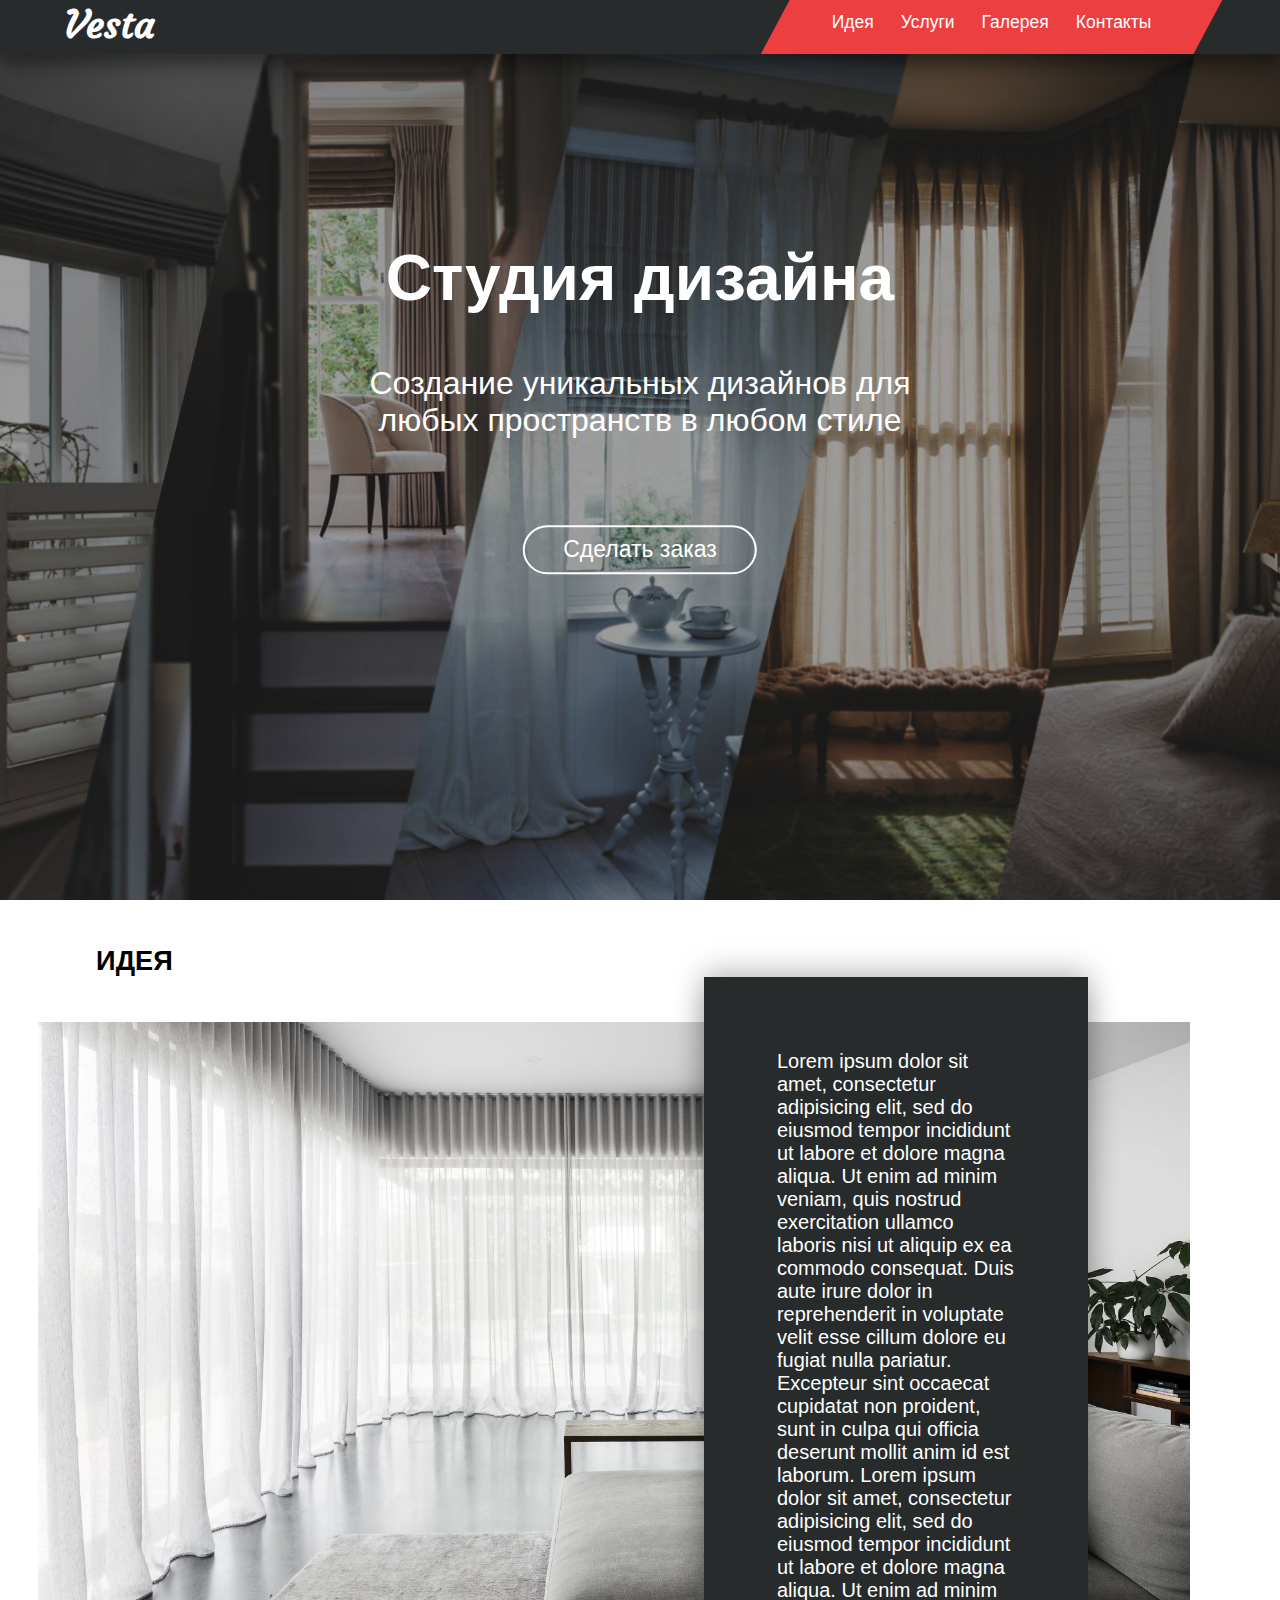
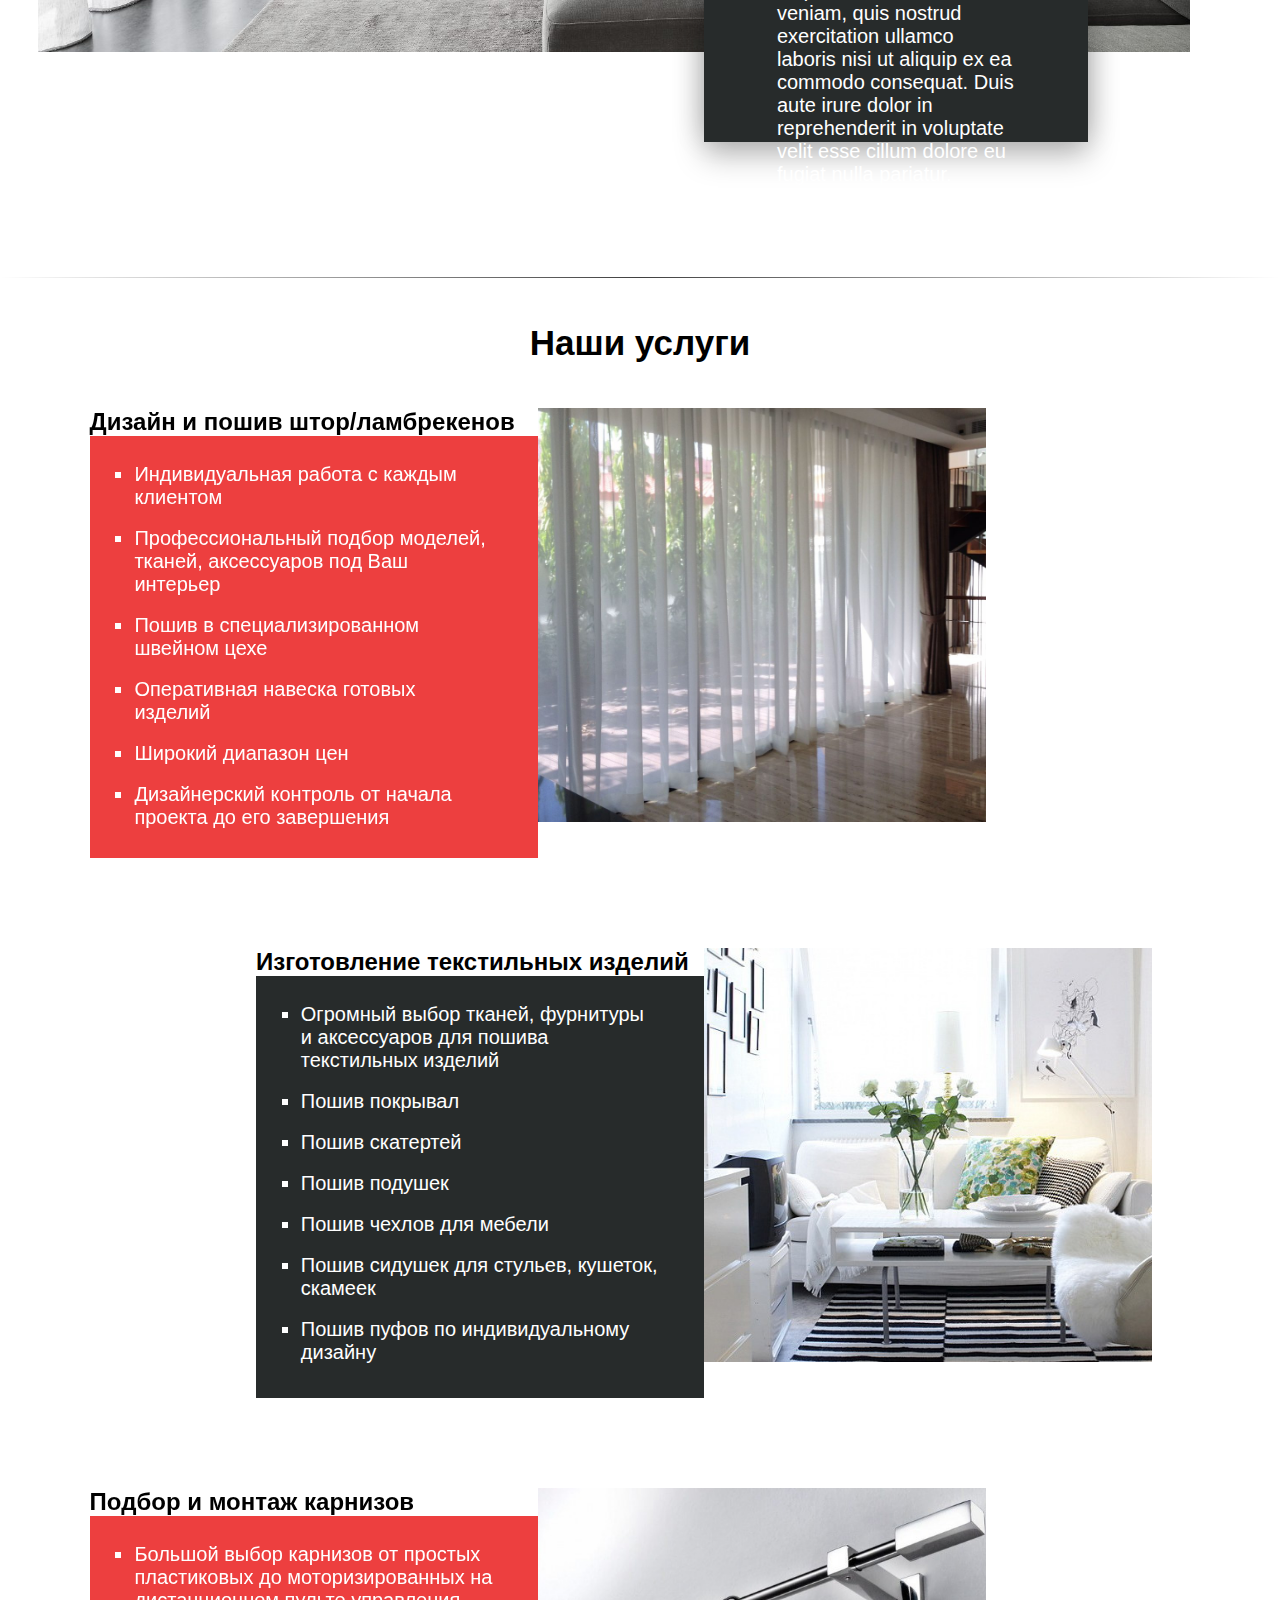
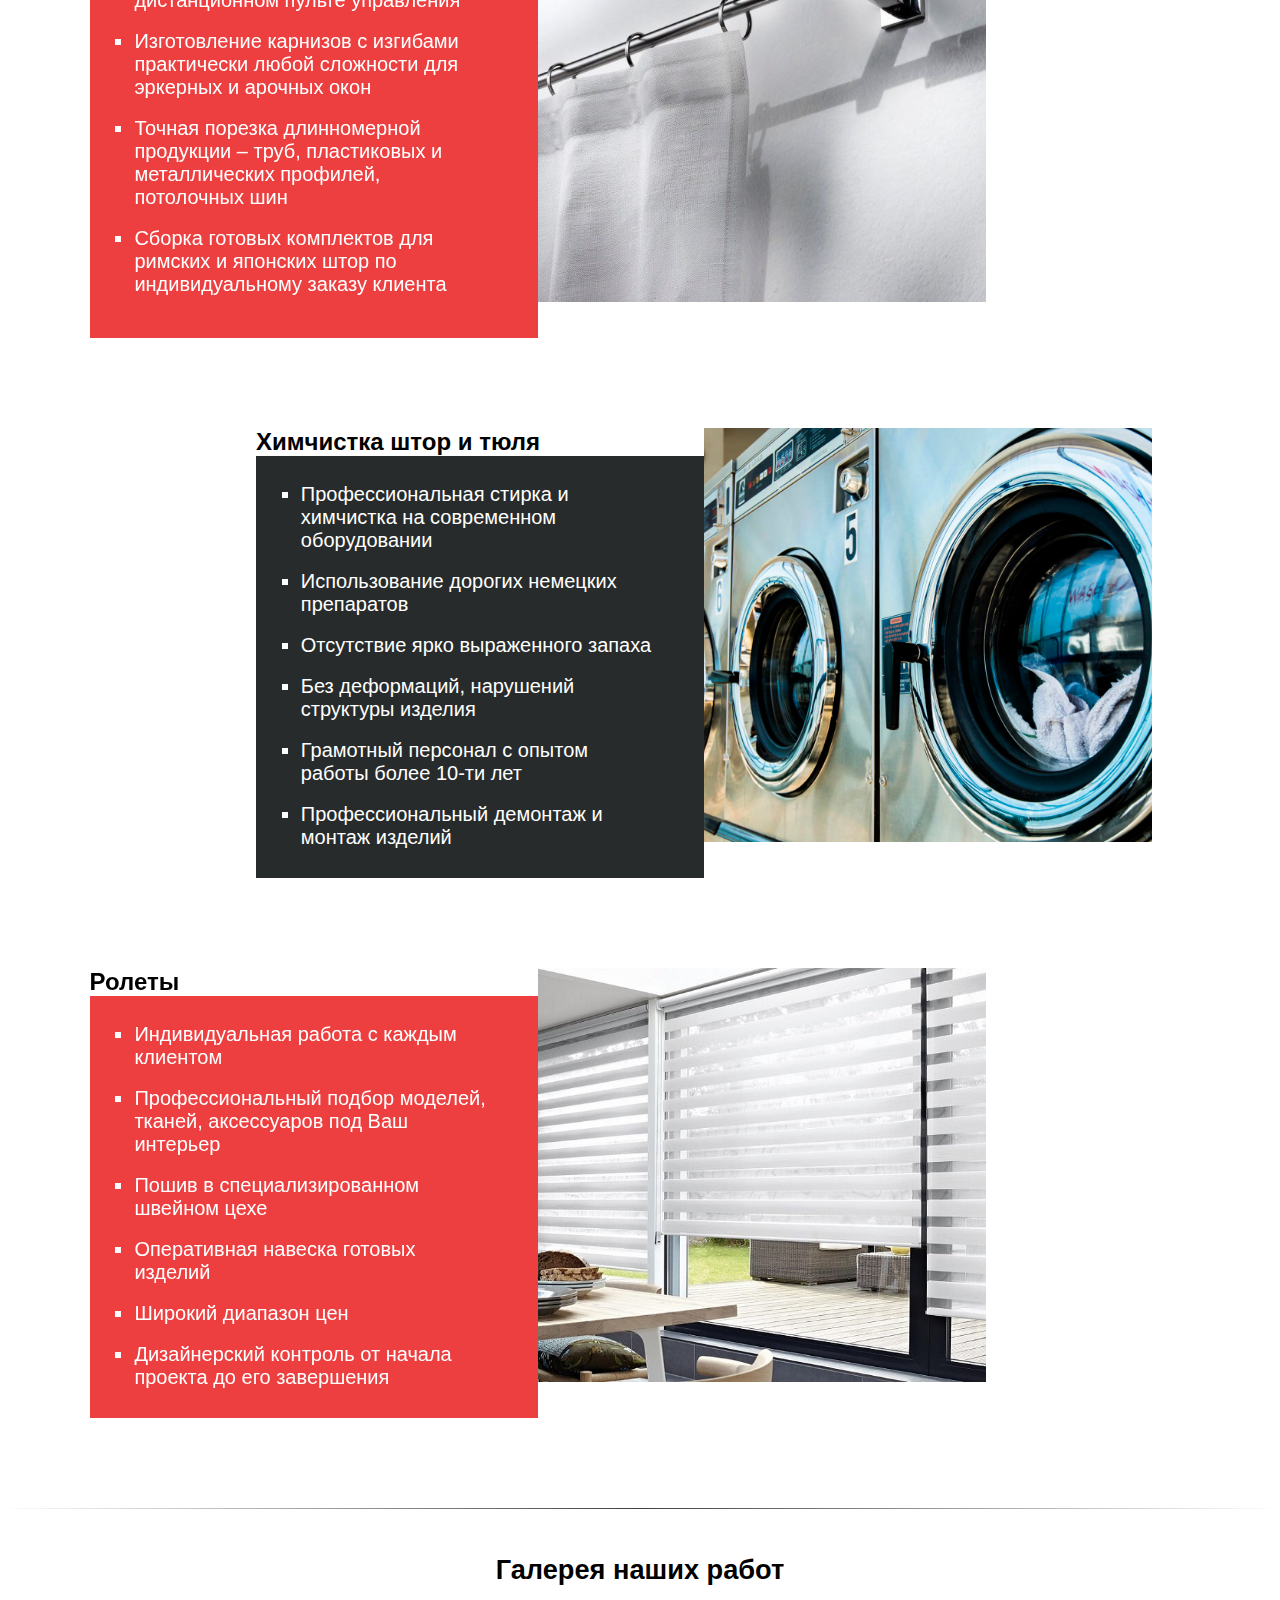
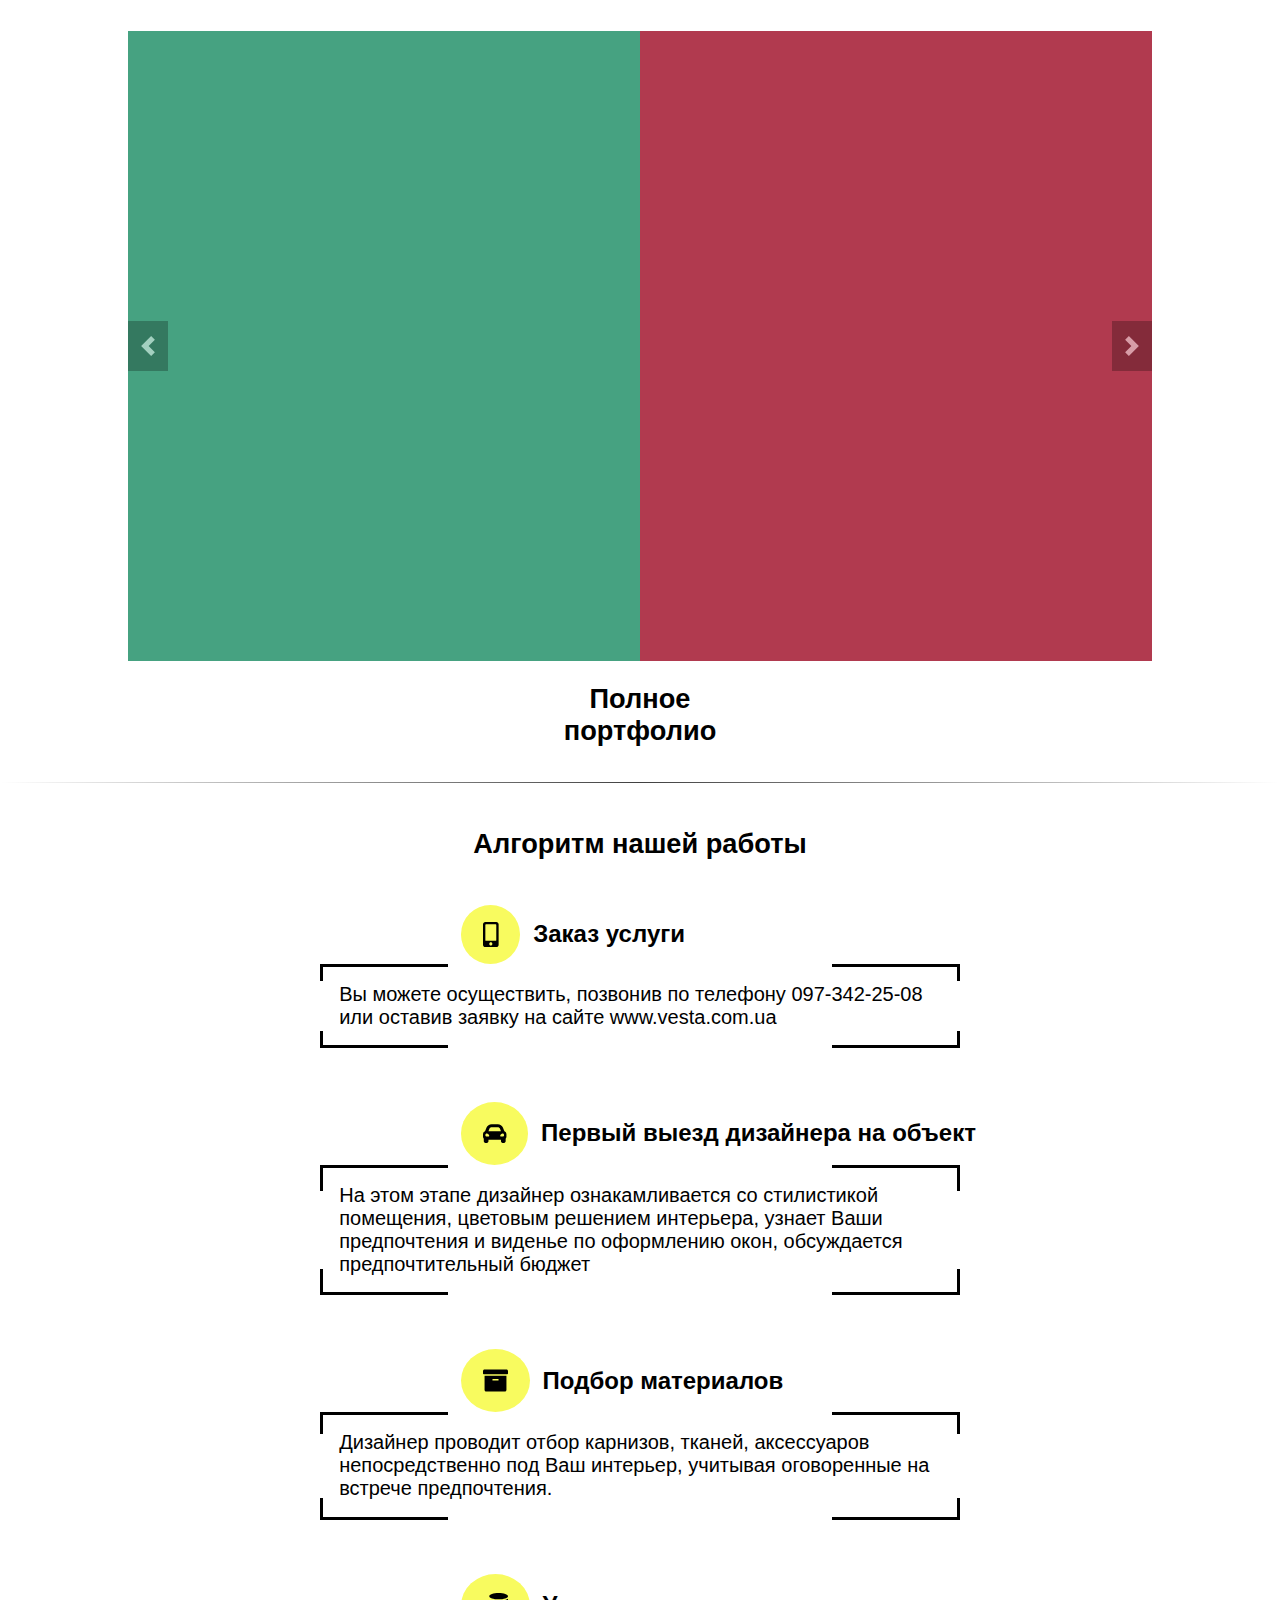
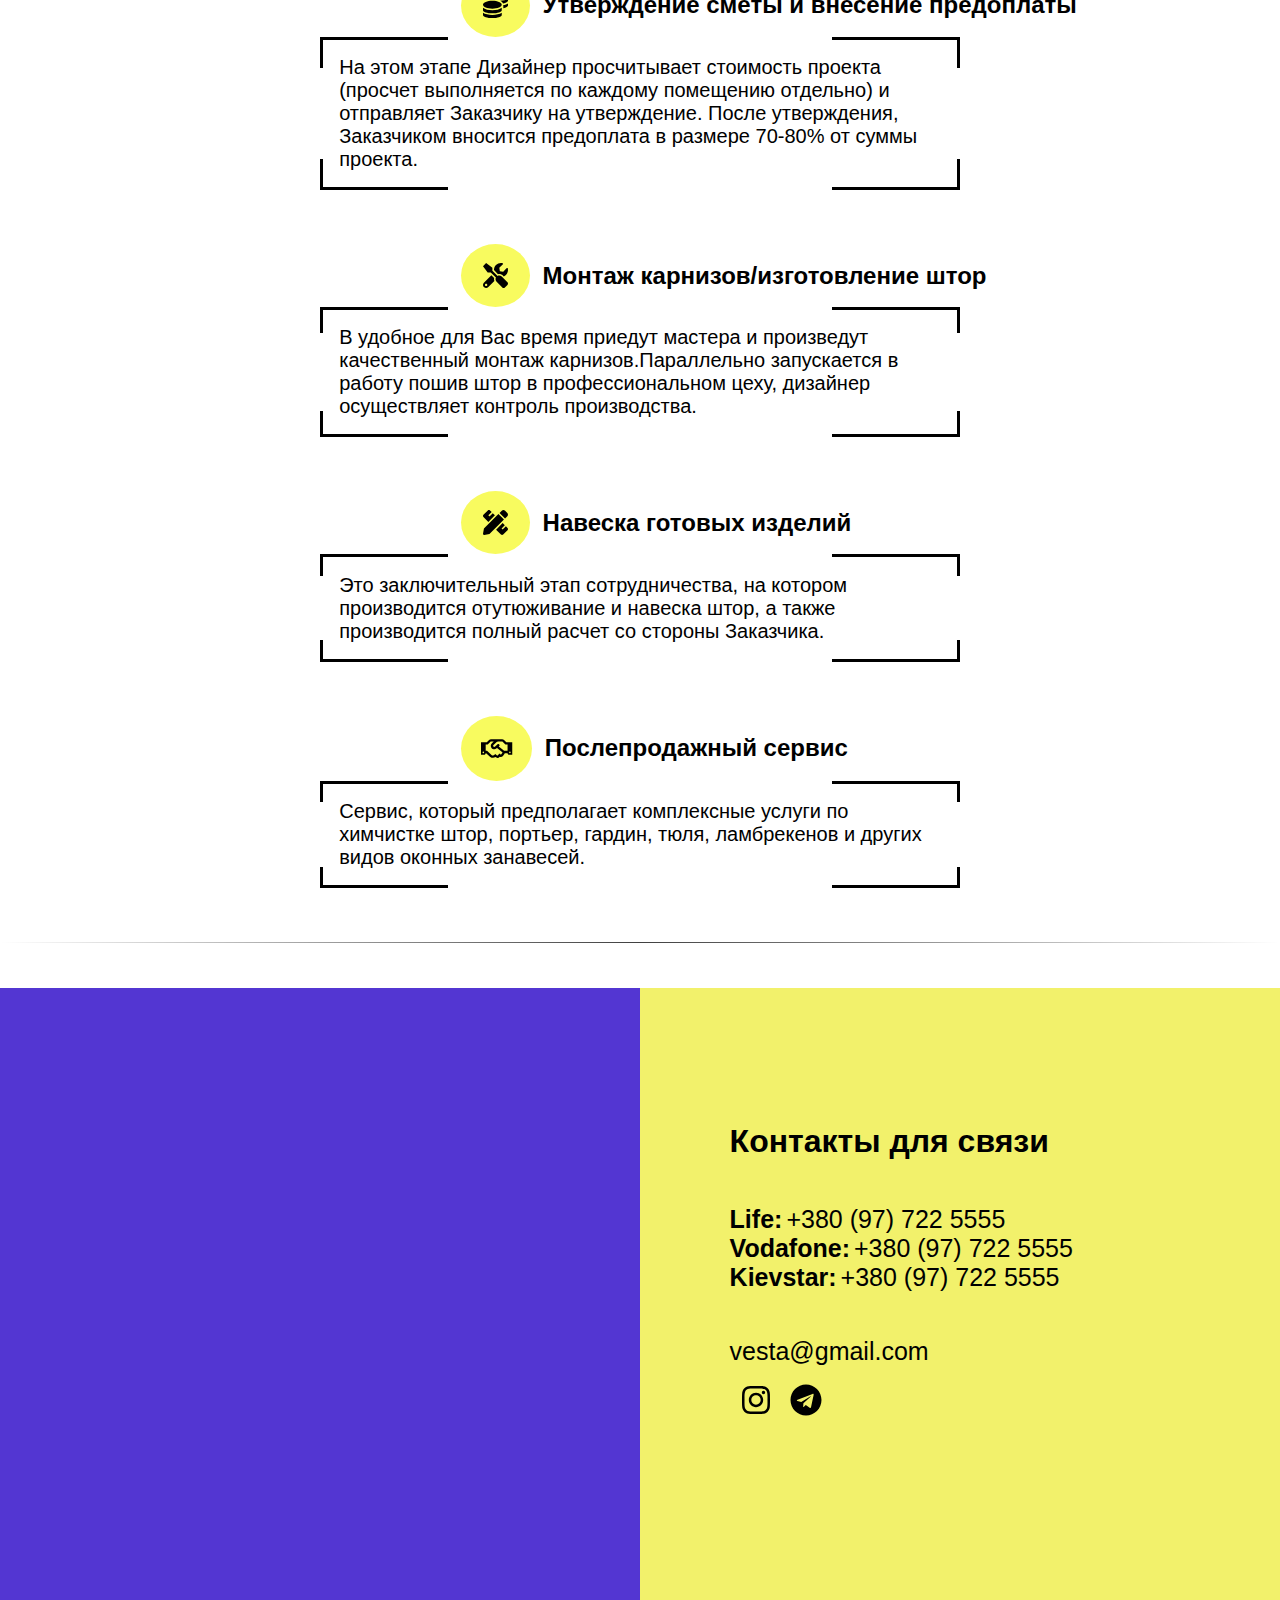
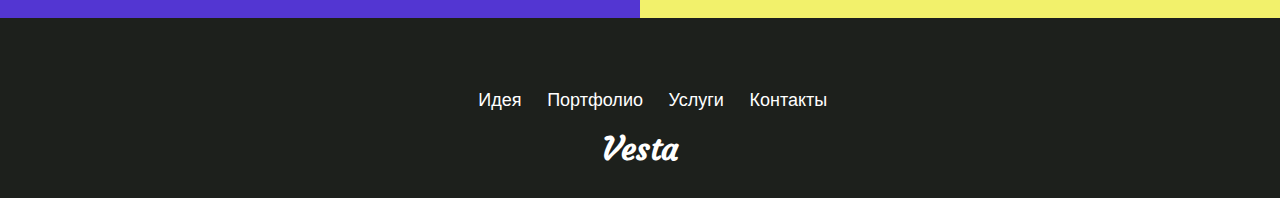
<file: inde/index.html>
<!DOCTYPE html>
<html lang="en" dir="ltr">

<head>
  <meta charset="utf-8">
  <link rel="stylesheet" href="../css/style.css">
  <link rel="stylesheet" href="../css/styles.css">
  <link href="https://fonts.googleapis.com/css?family=Courgette&display=swap" rel="stylesheet">
  <script defer src="../fontawesome/all.js"></script>
  <script src="http://ajax.googleapis.com/ajax/libs/jquery/1.7.1/jquery.min.js"></script>
  <script type="text/javascript" src="https://ajax.googleapis.com/ajax/libs/jquery/1.10.1/jquery.min.js"></script>
  <script type="text/javascript">
  $(document).ready(function(){

  $(window).scroll(function(){
  if ($(this).scrollTop() > 100) {
  $('.scrollup').fadeIn();
  } else {
  $('.scrollup').fadeOut();
  }
  });

  $('.scrollup').click(function(){
  $("html, body").animate({ scrollTop: 0 }, 600);
  return false;
  });

  });
  </script>
  <script type="text/javascript">
 $(document).ready(function(){
    $("#mainmenu").on("click","a", function (event) {
        event.preventDefault();
        var id  = $(this).attr('href'),
            top = $(id).offset().top;
        $('body,html').animate({scrollTop: top}, 1500);
    });
});
</script>
<script type="text/javascript">
$(document).ready(function(){
  $("#order").on("click","a", function (event) {
      event.preventDefault();
      var id  = $(this).attr('href'),
          top = $(id).offset().top;
      $('body,html').animate({scrollTop: top}, 1500);
  });
});
</script>
<script type="text/javascript">
$(document).ready(function(){
  $("#orders").on("click","a", function (event) {
      event.preventDefault();
      var id  = $(this).attr('href'),
          top = $(id).offset().top;
      $('body,html').animate({scrollTop: top}, 1500);
  });
});
</script>
</head>

<body>
  <header>
    <div id="nav">

      <div class="logo_vesta">
        <h1>Vesta</h1>
      </div>

      <div id="mainmenu">
        <ul>
          <li><a href="#aboutus">Идея</a></li>
          <li><a href="#services">Услуги</a></li>
          <li><a href="#portfolio">Галерея</a></li>
          <li><a href="#contacts">Контакты</a></li>
        </ul>
      </div>
    </div>
    <div class="header_text">
      <h1>Студия дизайна</h1>
      <p>Создание уникальных дизайнов для любых пространств в любом стиле</p>
    </div>

  <div id="order">
    <a href="#contacts">
      <span class="make_order">
        Сделать заказ
      </span>
    </a>
  </div>

  </header>
  <main>
    <div class="about_us">
      <h2 class="block-caption" id="aboutus"> ИДЕЯ </h2>
      <div class="about_usphoto">

      </div>
      <div class="about_ustext">
        <p>Lorem ipsum dolor sit amet, consectetur adipisicing elit, sed do eiusmod tempor incididunt ut labore et dolore magna aliqua. Ut enim ad minim veniam, quis nostrud exercitation ullamco laboris nisi ut aliquip ex ea commodo consequat. Duis
          aute irure dolor in reprehenderit in voluptate velit esse cillum dolore eu fugiat nulla pariatur. Excepteur sint occaecat cupidatat non proident, sunt in culpa qui officia deserunt mollit anim id est laborum. Lorem ipsum dolor sit amet,
          consectetur adipisicing elit, sed do eiusmod tempor incididunt ut labore et dolore magna aliqua. Ut enim ad minim veniam, quis nostrud exercitation ullamco laboris nisi ut aliquip ex ea commodo consequat. Duis aute irure dolor in
          reprehenderit in voluptate velit esse cillum dolore eu fugiat nulla pariatur. Excepteur sint occaecat cupidatat non proident, sunt in culpa qui officia deserunt mollit anim id est laborum.</p>
      </div>
    </div>
  </main>

  <div class="services" id="services">
    <hr class="style-two">
    <h2 class="block-caption"> Наши услуги </h2>
    <div class="service_elements">
      <div class="flip-card first-card">
        <div class="flip-card-inner">
          <div class="flip-card-front" style="background-color: #ed3f3f">
            <h3>Дизайн и пошив штор/ламбрекенов</h3>
            <div class="service-list">
              <ul>
                <li>
                  Индивидуальная работа с каждым клиентом
                </li>
                <li>
                  Профессиональный подбор моделей, тканей, аксессуаров под Ваш интерьер
                </li>
                <li>
                  Пошив в специализированном швейном цехе
                </li>
                <li>
                  Оперативная навеска готовых изделий
                </li>
                <li>
                  Широкий диапазон цен
                </li>
                <li>
                  Дизайнерский контроль от начала проекта до его завершения

                </li>
              </ul>
            </div>
          </div>
          <div class="flip-card-back" style="background-color: #ed3f3f">
            <h3>Дизайн и пошив штор/ламбрекенов</h3>
          </div>
        </div>
      </div>
      <div class="flip-card flip-card-photo" style="background-image: URL(../img/srv.jpg)">

      </div>
    </div>

    <div class="service_elements">
      <div class="flip-card second-card">
        <div class="flip-card-inner">
          <div class="flip-card-front">
            <h3>Изготовление текстильных изделий</h3>
            <div class="service-list">
              <ul>
                <li>
                  Огромный выбор тканей, фурнитуры и аксессуаров для пошива текстильных изделий
                </li>
                <li>
                  Пошив покрывал
                </li>
                <li>
                  Пошив скатертей
                </li>
                <li>
                  Пошив подушек
                </li>
                <li>
                  Пошив чехлов для мебели
                </li>
                <li>
                  Пошив сидушек для стульев, кушеток, скамеек

                </li>
                <li>
                  Пошив пуфов по индивидуальному дизайну
                </li>
              </ul>
            </div>
          </div>
          <div class="flip-card-back ">
            <h3>Изготовление текстильных изделий</h3>
          </div>
        </div>
      </div>
      <div class="flip-card flip-card-photo" style="background-image: URL(../img/x.jpg)">

      </div>
    </div>
    <div class="service_elements">
      <div class="flip-card third-card">
        <div class="flip-card-inner">
          <div class="flip-card-front" style="background-color: #ed3f3f">
            <h3>Подбор и монтаж карнизов</h3>
            <div class="service-list">
              <ul>
                <li>
                  Большой выбор карнизов от простых пластиковых до моторизированных на дистанционном пульте управления
                </li>
                <li>
                  Изготовление карнизов с изгибами практически любой сложности для эркерных и арочных окон
                </li>
                <li>
                  Точная порезка длинномерной продукции – труб, пластиковых и металлических профилей, потолочных шин
                </li>
                <li>
                  Сборка готовых комплектов для римских и японских штор по индивидуальному заказу клиента
                </li>

              </ul>
            </div>
          </div>
          <div class="flip-card-back" style="background-color: #ed3f3f">
            <h3>Подбор и монтаж карнизов</h3>
          </div>
        </div>
      </div>
      <div class="flip-card flip-card-photo" style="background-image: URL(../img/y.jpeg)">

      </div>
    </div>
    <div class="service_elements">
      <div class="flip-card fourth-card">
        <div class="flip-card-inner">
          <div class="flip-card-front">
            <h3>Химчистка штор и тюля</h3>
            <div class="service-list">
              <ul>
                <li>
                  Профессиональная стирка и химчистка на современном оборудовании
                </li>
                <li>
                  Использование дорогих немецких препаратов
                </li>
                <li>
                  Отсутствие ярко выраженного запаха
                </li>
                <li>
                  Без деформаций, нарушений структуры изделия
                </li>
                <li>
                  Грамотный персонал с опытом работы более 10-ти лет
                </li>
                <li>
                  Профессиональный демонтаж и монтаж изделий

                </li>
              </ul>
            </div>
          </div>
          <div class="flip-card-back">
            <h3>Химчистка штор и тюля</h3>
          </div>
        </div>
      </div>
      <div class="flip-card flip-card-photo" style="background-image: URL(../img/l.jpg)">

      </div>
    </div>
    <div class="service_elements">

      <div class="flip-card fifth-card">
        <div class="flip-card-inner">
          <div class="flip-card-front" style="background-color: #ed3f3f">
            <h3>Ролеты</h3>
            <div class="service-list">
              <ul>
                <li>
                  Индивидуальная работа с каждым клиентом
                </li>
                <li>
                  Профессиональный подбор моделей, тканей, аксессуаров под Ваш интерьер
                </li>
                <li>
                  Пошив в специализированном швейном цехе
                </li>
                <li>
                  Оперативная навеска готовых изделий
                </li>
                <li>
                  Широкий диапазон цен
                </li>
                <li>
                  Дизайнерский контроль от начала проекта до его завершения

                </li>
              </ul>
            </div>
          </div>
          <div class="flip-card-back" style="background-color: #ed3f3f">
            <h3>Ролеты</h3>
          </div>
        </div>
      </div>
      <div class="flip-card flip-card-photo" style="background-image: URL(../img/r.jpeg)">

      </div>
    </div>


  </div>


  <hr class="style-two">
  <h2 class="block-caption slider-caption" id="portfolio"> Галерея наших работ </h2>
  <div class="slider">
    <div class="slider__wrapper">
      <div class="slider__item">
        <div style="background-color: rgb(70, 162, 129);"></div>
      </div>
      <div class="slider__item">
        <div style="background-color: rgb(177, 58, 79);"></div>
      </div>
      <div class="slider__item">
        <div style="background-color: rgb(36, 68, 91);"></div>
      </div>
      <div class="slider__item">
        <div style="background-color: rgb(242, 236, 136);"></div>
      </div>
    </div>
    <a class="slider__control slider__control_left" href="#" role="button"></a>
    <a class="slider__control slider__control_right slider__control_show" href="#" role="button"></a>
  </div>

  <script>
    'use strict';
    var multiItemSlider = (function() {
      return function(selector, config) {
        var
          _mainElement = document.querySelector(selector), // основный элемент блока
          _sliderWrapper = _mainElement.querySelector('.slider__wrapper'), // обертка для .slider-item
          _sliderItems = _mainElement.querySelectorAll('.slider__item'), // элементы (.slider-item)
          _sliderControls = _mainElement.querySelectorAll('.slider__control'), // элементы управления
          _sliderControlLeft = _mainElement.querySelector('.slider__control_left'), // кнопка "LEFT"
          _sliderControlRight = _mainElement.querySelector('.slider__control_right'), // кнопка "RIGHT"
          _wrapperWidth = parseFloat(getComputedStyle(_sliderWrapper).width), // ширина обёртки
          _itemWidth = parseFloat(getComputedStyle(_sliderItems[0]).width), // ширина одного элемента
          _positionLeftItem = 0, // позиция левого активного элемента
          _transform = 0, // значение транфсофрмации .slider_wrapper
          _step = _itemWidth / _wrapperWidth * 100, // величина шага (для трансформации)
          _items = [], // массив элементов
          _interval = 0,
          _config = {
            isCycling: false, // автоматическая смена слайдов
            direction: 'right', // направление смены слайдов
            interval: 2500, // интервал между автоматической сменой слайдов
            pause: true // устанавливать ли паузу при поднесении курсора к слайдеру
          };

        for (var key in config) {
          if (key in _config) {
            _config[key] = config[key];
          }
        }

        // наполнение массива _items
        _sliderItems.forEach(function(item, index) {
          _items.push({
            item: item,
            position: index,
            transform: 0
          });
        });

        var position = {
          getItemMin: function() {
            var indexItem = 0;
            _items.forEach(function(item, index) {
              if (item.position < _items[indexItem].position) {
                indexItem = index;
              }
            });
            return indexItem;
          },
          getItemMax: function() {
            var indexItem = 0;
            _items.forEach(function(item, index) {
              if (item.position > _items[indexItem].position) {
                indexItem = index;
              }
            });
            return indexItem;
          },
          getMin: function() {
            return _items[position.getItemMin()].position;
          },
          getMax: function() {
            return _items[position.getItemMax()].position;
          }
        }

        var _transformItem = function(direction) {
          var nextItem;
          if (direction === 'right') {
            _positionLeftItem++;
            if ((_positionLeftItem + _wrapperWidth / _itemWidth - 1) > position.getMax()) {
              nextItem = position.getItemMin();
              _items[nextItem].position = position.getMax() + 1;
              _items[nextItem].transform += _items.length * 100;
              _items[nextItem].item.style.transform = 'translateX(' + _items[nextItem].transform + '%)';
            }
            _transform -= _step;
          }
          if (direction === 'left') {
            _positionLeftItem--;
            if (_positionLeftItem < position.getMin()) {
              nextItem = position.getItemMax();
              _items[nextItem].position = position.getMin() - 1;
              _items[nextItem].transform -= _items.length * 100;
              _items[nextItem].item.style.transform = 'translateX(' + _items[nextItem].transform + '%)';
            }
            _transform += _step;
          }
          _sliderWrapper.style.transform = 'translateX(' + _transform + '%)';
        }

        var _cycle = function(direction) {
          if (!_config.isCycling) {
            return;
          }
          _interval = setInterval(function() {
            _transformItem(direction);
          }, _config.interval);
        }

        // обработчик события click для кнопок "назад" и "вперед"
        var _controlClick = function(e) {
          var direction = this.classList.contains('slider__control_right') ? 'right' : 'left';
          e.preventDefault();
          _transformItem(direction);
          clearInterval(_interval);
          _cycle(_config.direction);
        };

        var _setUpListeners = function() {
          // добавление к кнопкам "назад" и "вперед" обрботчика _controlClick для событя click
          _sliderControls.forEach(function(item) {
            item.addEventListener('click', _controlClick);
          });
          if (_config.pause && _config.isCycling) {
            _mainElement.addEventListener('mouseenter', function() {
              clearInterval(_interval);
            });
            _mainElement.addEventListener('mouseleave', function() {
              clearInterval(_interval);
              _cycle(_config.direction);
            });
          }
        }

        // инициализация
        _setUpListeners();
        _cycle(_config.direction);

        return {
          right: function() { // метод right
            _transformItem('right');
          },
          left: function() { // метод left
            _transformItem('left');
          },
          stop: function() { // метод stop
            _config.isCycling = false;
            clearInterval(_interval);
          },
          cycle: function() { // метод cycle
            _config.isCycling = true;
            clearInterval(_interval);
            _cycle();
          }
        }

      }
    }());

    var slider = multiItemSlider('.slider', {
      isCycling: true
    })
  </script>


  <div class="portfolio-caption">
    <h2 class="block-caption"> Полное портфолио </h2>
  </div>
  <hr class="style-two">
  <h2 class="block-caption slider-caption"> Алгоритм нашей работы </h2>


  <div>
    <div class="work-content">
      <div class="w-icon">
        <i class="fas fa-mobile-alt" id="fnt-awsm" style="padding: 17px 22px 17px 22px;"></i>
        <h3>Заказ услуги</h3>
      </div>
      <div class="w-item">

        <div class="w-text">
          <p>Вы можете осуществить, позвонив по телефону 097-342-25-08 или оставив заявку на сайте www.vesta.com.ua</p>
        </div>


      </div>
    </div>

    <div class="work-content">
      <div class="w-icon">
        <i class="fas fa-car-alt" id="fnt-awsm"></i>
        <h3>Первый выезд дизайнера на объект</h3>
      </div>
      <div class="w-item">

        <div class="w-text">
          <p>На этом этапе дизайнер ознакамливается со стилистикой помещения, цветовым решением интерьера, узнает Ваши предпочтения и виденье по оформлению окон, обсуждается предпочтительный бюджет</p>
        </div>


      </div>
    </div>

    <div class="work-content">
      <div class="w-icon">
        <i class="fas fa-archive" id="fnt-awsm"></i>
        <h3>Подбор материалов</h3>
      </div>
      <div class="w-item">

        <div class="w-text">
          <p>Дизайнер проводит отбор карнизов, тканей, аксессуаров непосредственно под Ваш интерьер, учитывая оговоренные на встрече предпочтения.</p>
        </div>


      </div>
    </div>

    <div class="work-content">
      <div class="w-icon">
        <i class="fas fa-coins" id="fnt-awsm"></i>
        <h3>Утверждение сметы и внесение предоплаты</h3>
      </div>
      <div class="w-item">

        <div class="w-text">
          <p>На этом этапе Дизайнер просчитывает стоимость проекта (просчет выполняется по каждому помещению отдельно) и отправляет Заказчику на утверждение. После утверждения, Заказчиком вносится предоплата в размере 70-80% от суммы проекта.</p>
        </div>


      </div>
    </div>

    <div class="work-content">
      <div class="w-icon">
        <i class="fas fa-tools" id="fnt-awsm"></i>
        <h3>Монтаж карнизов/изготовление штор</h3>
      </div>
      <div class="w-item">

        <div class="w-text">
          <p>В удобное для Вас время приедут мастера и произведут качественный монтаж карнизов.Параллельно запускается в работу пошив штор в профессиональном цеху, дизайнер осуществляет контроль производства.</p>
        </div>


      </div>
    </div>

    <div class="work-content">
      <div class="w-icon">
        <i class="fas fa-pencil-ruler" id="fnt-awsm"></i>
        <h3>Навеска готовых изделий</h3>
      </div>
      <div class="w-item">

        <div class="w-text">
          <p>Это заключительный этап сотрудничества, на котором производится отутюживание и навеска штор, а также производится полный расчет со стороны Заказчика.
          </p>
        </div>


      </div>
    </div>

    <div class="work-content">
      <div class="w-icon">
        <i class="far fa-handshake" id="fnt-awsm" style="padding: 20px;"></i>
        <h3>Послепродажный сервис</h3>
      </div>
      <div class="w-item">

        <div class="w-text">
          <p>Сервис, который предполагает комплексные услуги по химчистке штор, портьер, гардин, тюля, ламбрекенов и других видов оконных занавесей.</p>
        </div>


      </div>
    </div>
  </div>


  <hr class="style-two" id="contacts">

  <div class="contacts">
    <div class="map">
      <iframe
        src="https://www.google.com/maps/embed?pb=!1m18!1m12!1m3!1d2539.939102648115!2d30.640512516056006!3d50.46085867947671!2m3!1f0!2f0!3f0!3m2!1i1024!2i768!4f13.1!3m3!1m2!1s0x40d4daaee41f62e7%3A0xe7e45c9a67481f20!2z0JzQsNGA0LrQtdGCINC80L7Qu9C7INCU0LDRgNC40L3QvtC6!5e0!3m2!1sru!2sua!4v1572808033599!5m2!1sru!2sua"
        width="100%" height="100%" frameborder="0" style="border:0;" allowfullscreen="yes"></iframe>
    </div>
    <div class="phone-numbers">
      <div class="phone">
      <h2>Контакты для связи</h2>
      <div class="numbers">
        <ul>
          <li>
            <a style="font-weight: bold;">Life:</a>
            <a href="tel:+380 (97) 722 5555">+380 (97) 722 5555</a>
          </li>
          <li>
            <a style="font-weight: bold;">Vodafone:</a>
            <a href="tel:+380 (97) 722 5555">+380 (97) 722 5555</a>
          </li>
          <li>
            <a style="font-weight: bold;">Kievstar:</a>
            <a href="tel:+380 (97) 722 5555">+380 (97) 722 5555</a>
          </li>
        </ul>
      </div>

      <a href="mailto:willyghost.gw@gmail.com">vesta@gmail.com</a>
      <div class="soc-networks">
        <a href="">
          <i class="fab fa-instagram"></i>
        </a>
        <a href="">
          <i class="fab fa-telegram"></i>
        </a>
      </div>
    </div>
  </div>
</div>
<footer>
  <div class="footer">
    <div class="footer-links">
      <div id="orders">
      <ul>
        <li><a href="#aboutus">Идея</a></li>
        <li><a href="#portfolio">Портфолио</a></li>
        <li><a href="#services">Услуги</a></li>
        <li><a href="#contacts">Контакты</a></li>
      </ul>
    </div>
    </div>
    <div class="footer-logo">
        <h1>Vesta</h1>
    </div>
  </div>
</footer>

<a href="#" class="scrollup">Наверх</a>
</body>

</html>
</file>
<file: css/style.css>
* {
   margin: 0;
   padding: 0;
 }

 a {
   text-decoration: none;
 }


body{

}

 header {
   padding-bottom: 94vh;
   background-image: url(../img/bcg1.jpg);
   background-size: cover;
   background-repeat: no-repeat;
   background-position: center;
 }




 #nav {
   display: flex;
   text-align: center;
   color: #ffffff;
     background-color: #272b2b;
   font-size: 1.2rem;
   height: 6vh;
   justify-content: space-between;
   box-shadow: 0 14px 28px rgba(0,0,0,0.25), 0 10px 10px rgba(0,0,0,0.22);
 }

 #nav a {
   color: #ffffff;
 }

 #mainmenu {
   box-sizing: border-box;
   background-color: #ed3f3f;
   position: relative;
   overflow: hidden;
   height: 6vh;
   clip-path: polygon(15% 0%, 90% 0%, 85% 100%, 10% 100%);
   padding: 0 9vw;
 }

 #mainmenu ul {
   display: flex;
   list-style-type: none;
   margin: 0;
   padding: 0;
   position: relative;
   font: 14px Arial, Helvetica, sans-serif;
   height: 5vh;
 }

 #mainmenu ul li {
   position: relative;
   height: 5vh;
 }

 #mainmenu ul li a {
   color: #fff;
   display: block;
   text-decoration: none;
   padding: 0 1.5vh;
   line-height: 5vh;
 }

#mainmenu a{
  font-family: sans-serif;
  font-size: 17.5px;

  transition: 0.3s;
}

#mainmenu a:hover{
  transition: 0.1s;

  color: #272b2b;
}

.logo_vesta h1{
  margin-left: 5vw;
font-family: 'Courgette', cursive;

}

.header_text{
  text-align: center;
  position: absolute;
    top: 40%;
    left: 50%;
    transform: translate(-50%, -60%);
  color: #ffffff;
  font-size: 2em;
font-family: 'Cuprum', sans-serif;
}

.header_text p{
  margin-top: 50px;
}

.make_order{
  font-family: 'Cuprum', sans-serif;
  box-sizing: border-box;
  padding: 1vh 3vw 1vh 3vw;
  border-radius: 55px;
  position: absolute;
    top: 60%;
    left: 50%;
    transform: translate(-50%, -30%);
    color: white;
    font-size: 23px;
    border: 2px solid white;
    background-color: rgba(66, 66, 66, 0);
    transition: 1.5s;
}

.make_order a{
  color: white;
}

.make_order:hover{
  border: 2px solid #ed3f3f;
  background-color:  #ed3f3f;
  transition: 1s;
}

.about_us  h2{
  margin-top: 5vh;
  margin-left: 7vw;
  font-size: 1.7em;
  width: 7vw;
}

.services  h2{
  margin-top: 5vh;
  margin-bottom: 5vh;
  font-size: 35px;
}

.slider-caption {
  margin-top: 5vh;
  margin-bottom: 5vh;
  font-size: 1.7em;
}

.portfolio-caption{
  text-align: center;
  justify-content: center;
  display: flex;
}

.portfolio-caption h2{
  width: 15vw;
  font-size: 1.7em;
  padding: 7px;
  margin-top: 1.5vh;
  margin-bottom: 3vh;
  border: 1px solid rgba(0, 0, 0, 0);
  transition: 0.3s;
}


.block-caption{
  font-weight: bold;
  font-family: 'Cuprum', sans-serif;
  color: black;
  text-align: center;
}

.portfolio-caption h2:hover{
  border: 1px solid black;
  transition: 0.5s;
    box-shadow: 0 14px 28px rgba(0,0,0,0.25), 0 10px 10px rgba(0,0,0,0.22);
}

.about_usphoto{
  width: 90vw;
  height: 70vh;
  margin: 5vh 0 15vh 3vw;
  background-color: #272b2b;
  position: absolute;
  background-image: url(../img/shc.jpg);
  background-size: cover;
  background-repeat: no-repeat;
  background-position: center;
}

.about_ustext{
  background-color: #272b2b;
  width: 30vw;
  height: 85vh;
  position: absolute;
  margin-left: 55vw;
  box-shadow: 0 14px 28px rgba(0,0,0,0.25), 0 -7px 28px rgba(0,0,0,0.22);
}

.about_ustext p{
   margin: 19%;
   color: white;
   font-size: 20px;
   font-family:  sans-serif;
}


.services{
  margin-top: 100vh;
  height: 100%;
  display: block;

}


.service_elements{
display: flex;
  height: 50vh;
  margin-bottom: 10vh;
}

.flip-card {
  width: 35vw;
  height: 100%;
  background-repeat: no-repeat;
  background-size: cover;
  color: white;
  background-position: bottom;
}

.first-card:nth-child(1){
  margin-left: 7vw;
}
.second-card:nth-child(1){
  margin-left: 20vw;
}
.third-card:nth-child(1){
  margin-left: 7vw;
}
.fourth-card:nth-child(1){
  margin-left: 20vw;
}
.fifth-card:nth-child(1){
  margin-left: 7vw;
}

.flip-card-photo{
  height: 46vh;
}


.flip-card h3{
  color: white;
  font-family: 'Cuprum', sans-serif;
  font-size: 1.5em;
  background-color: white;
  color: black;
}


.flip-card-inner {
  position: relative;
  width: 100%;
  height: 100%;
  transition: transform 0.8s;
  transform-style: preserve-3d;

}


.flip-card:hover .flip-card-inner {
  transform: rotateY(180deg);
}


.flip-card-front, .flip-card-back {
  position: absolute;
  width: 100%;
  height: 100%;
  backface-visibility: hidden;
}


.flip-card-front {
  background-color: #272b2b;
  color: black;
  background-repeat: no-repeat;
  background-size: cover;
}


.flip-card-back {
  background-color: #272b2b;
  color: white;
  transform: rotateY(180deg);
}

.service-list{
  width: 80%;
  margin-top: 3vh;
  margin-left: 10%;
  font-size: 20px;
  font-family: sans-serif;
  color: white;
}

.service-list li{

  margin-bottom: 2vh;
  list-style-type: square;
}

.flipLightBox{
  width: 30vw;
  height: 30vh;
}


.slider {
      position: relative;
      overflow: hidden;
      width: 80%;
      margin-left: 10%;

    }

    .slider__wrapper {
      display: flex;
      transition: transform 0.6s ease;
    }

    .slider__item {
      flex: 0 0 50%;
      height: 100%;
      background-repeat: no-repeat;
      background-size: cover;
    }

    .slider__control {
      position: absolute;
      top: 50%;
      display: flex;
      align-items: center;
      justify-content: center;
      width: 40px;
      color: #fff;
      text-align: center;
      opacity: 0.5;
      height: 50px;
      transform: translateY(-50%);
      background: rgba(0, 0, 0, .5);
    }

    .slider__control:hover,
    .slider__control:focus {
      color: #fff;
      text-decoration: none;
      outline: 0;
      opacity: .9;
    }

    .slider__control_left {
      left: 0;
    }

    .slider__control_right {
      right: 0;
    }

    .slider__control::before {
      content: '';
      display: inline-block;
      width: 20px;
      height: 20px;
      background: transparent no-repeat center center;
      background-size: 100% 100%;
    }

    .slider__control_left::before {
      background-image: url("data:image/svg+xml;charset=utf8,%3Csvg xmlns='http://www.w3.org/2000/svg' fill='%23fff' viewBox='0 0 8 8'%3E%3Cpath d='M5.25 0l-4 4 4 4 1.5-1.5-2.5-2.5 2.5-2.5-1.5-1.5z'/%3E%3C/svg%3E");
    }

    .slider__control_right::before {
      background-image: url("data:image/svg+xml;charset=utf8,%3Csvg xmlns='http://www.w3.org/2000/svg' fill='%23fff' viewBox='0 0 8 8'%3E%3Cpath d='M2.75 0l-1.5 1.5 2.5 2.5-2.5 2.5 1.5 1.5 4-4-4-4z'/%3E%3C/svg%3E");
    }

    .slider__item div {
      height: 70vh;
      line-height: 70vh;
      font-size: 100px;
      text-align: center;
      background-repeat: no-repeat;
      background-size: cover;
    }

    hr.style-two {
    border: 0;
    height: 1px;
    background-image: -webkit-linear-gradient(left, rgba(0,0,0,0), rgba(0,0,0,0.75), rgba(0,0,0,0));
    background-image:    -moz-linear-gradient(left, rgba(0,0,0,0), rgba(0,0,0,0.75), rgba(0,0,0,0));
    background-image:     -ms-linear-gradient(left, rgba(0,0,0,0), rgba(0,0,0,0.75), rgba(0,0,0,0));
    background-image:      -o-linear-gradient(left, rgba(0,0,0,0), rgba(0,0,0,0.75), rgba(0,0,0,0));
}


.work-content{
  margin-left: 25%;
  display: block;
  margin-bottom: 6VH;

}

.w-item{
  display: flex;
  background: linear-gradient(to right, black 0%, black 20%, transparent 20%, transparent 80%, black 80%, black 100%),
              linear-gradient(to right, black 0%, black 20%, transparent 20%, transparent 80%, black 80%, black 100%),
              linear-gradient(to bottom, black 0%, black 20%, transparent 20%, transparent 80%, black 80%, black 100%),
              linear-gradient(to bottom, black 0%, black 20%, transparent 20%, transparent 80%, black 80%, black 100%);
          background-size: 100% 3px, 100% 3px, 3px 100%, 3px 100%;
          background-position: 0 0, 0 100%, 0 0, 100% 0;
          background-repeat: no-repeat;
  width: 50vw;
}


#fnt-awsm{
  background-color: rgb(248, 251, 95);
  padding: 19px 22px 19px 22px;
  border-radius: 50%;
  font-size: 25px;
}

.fa-handshake{
  padding: 100px;
}

.w-text{
  color: black;
  font-size: 20px;
  font-family:  sans-serif;
  padding: 3%;
}

.w-icon{
  display: flex;
  margin-left: 11vw;

}

.w-icon h3{
  align-self: center;
  font-family: sans-serif;
  font-size: 1.5em;
  font-weight: bold;
  margin-left: 1vw;
}

.contacts{
  display: flex;
  height: 70vh;
  margin-top: 5vh;
}

.phone{
  margin-top: 15vh;
  margin-left: 7vw;
}

.phone-numbers{
  width: 50%;
  background-color: rgb(242, 241, 107);
  height: 100%;
}

.phone-numbers h2{
  font-size: 2em;
  font-family: sans-serif;
  margin-bottom: 5vh;
}

.phone-numbers ul{
  list-style-type: none;
}

.map{
  height: 100%;
  width: 50vw;
  background-color: rgb(83, 54, 210);
}

.numbers{
  margin-bottom: 5vh;
}

.phone a{
  text-decoration: none;
  font-family: sans-serif;
  font-size: 25px;
  color: black;
}

.soc-networks{
  margin-top: 2vh;
}

.fa-telegram, .fa-instagram{
  margin-left: 1vw;
  font-size: 2rem;
}

footer{
  background-color: rgb(29, 32, 28);
  height: 20vh;
  box-sizing: border-box;
  padding-top: 6vh;
}

.footer-links{
 display: flex;
 justify-content: center;
}

.footer-links ul{
 display: flex;
 list-style-type: none;
}

.footer-links li{
  margin-top: 2vh;
}

.footer-links a{
  color: white;
  font-size: 18px;
  margin-left: 2vw;
  font-family: sans-serif;
}

.footer-logo h1{
  margin-top: 2vh;
  display: flex;
  justify-content: center;
  color: white;
  font-family: 'Courgette', cursive;
}

.scrollup{
width:45px;
height:45px;
opacity:0.6;
position:fixed;
bottom:50px;
right:50px;
display:none;
text-indent:-9999px;
background: url('../img/icon_top.png') no-repeat;
color: white;
}
</file>
<file: css/styles.css>
@import url('https://fonts.googleapis.com/css?family=Yanone+Kaffeesatz');
* {
	margin: 0;
	padding: 0;
}

.hidden {
	display: none;
}

.white-mode {
	text-decoration: none;
	padding: 10px 20px;
	background-color: #122;
	border-radius: 3px;
	color: #FFF;
	-webkit-transition: .35s ease-in-out;
	transition: .35s ease-in-out;
	position: absolute;
	left: 100%;
	top: 60%;
	font-family: monospace;
	-webkit-transform: translate(-50%, -50%);
	        transform: translate(-50%, -50%);
	z-index: 2;
}

.white-mode:hover {
	background-color: #FFF;
	color: #122;
}

/* --------- */

.container {
	display: -webkit-box;
	display: -ms-flexbox;
	display: flex;
	height: 100vh;
	overflow: hidden;
}

.fa {
	position: absolute;
	z-index: 1;
	font-size: 50px;
	left: 10px;
	-webkit-transition: .2s ease-in-out;
	transition: .2s ease-in-out;
	opacity: .6;
	cursor: pointer;
}

.fa:hover {
	opacity: .9;
}

.fa-chevron-down {
	bottom: 10px;
}

.left, .right {
	width: 50%;
	height: 100vh;
	float: right;
}

.img-box {
	width: 100%;
	height: 100%;

	white-space: nowrap;
	position: relative;
	overflow: hidden;
}

.img-box img {
	height: 100%;
	width: 200%;
	position: absolute;
}

.right {
	margin-top: -300vh;
}

.left .img-box img {
	background-color: pink;
	top: 0;
	left: 0;
}

.right .img-box img {
	background-color: purple;
	top: 0;
	right: 0;
}



.right h1 {
	left: auto;
}

.right .white-mode {
	left: auto;
}
</file>
